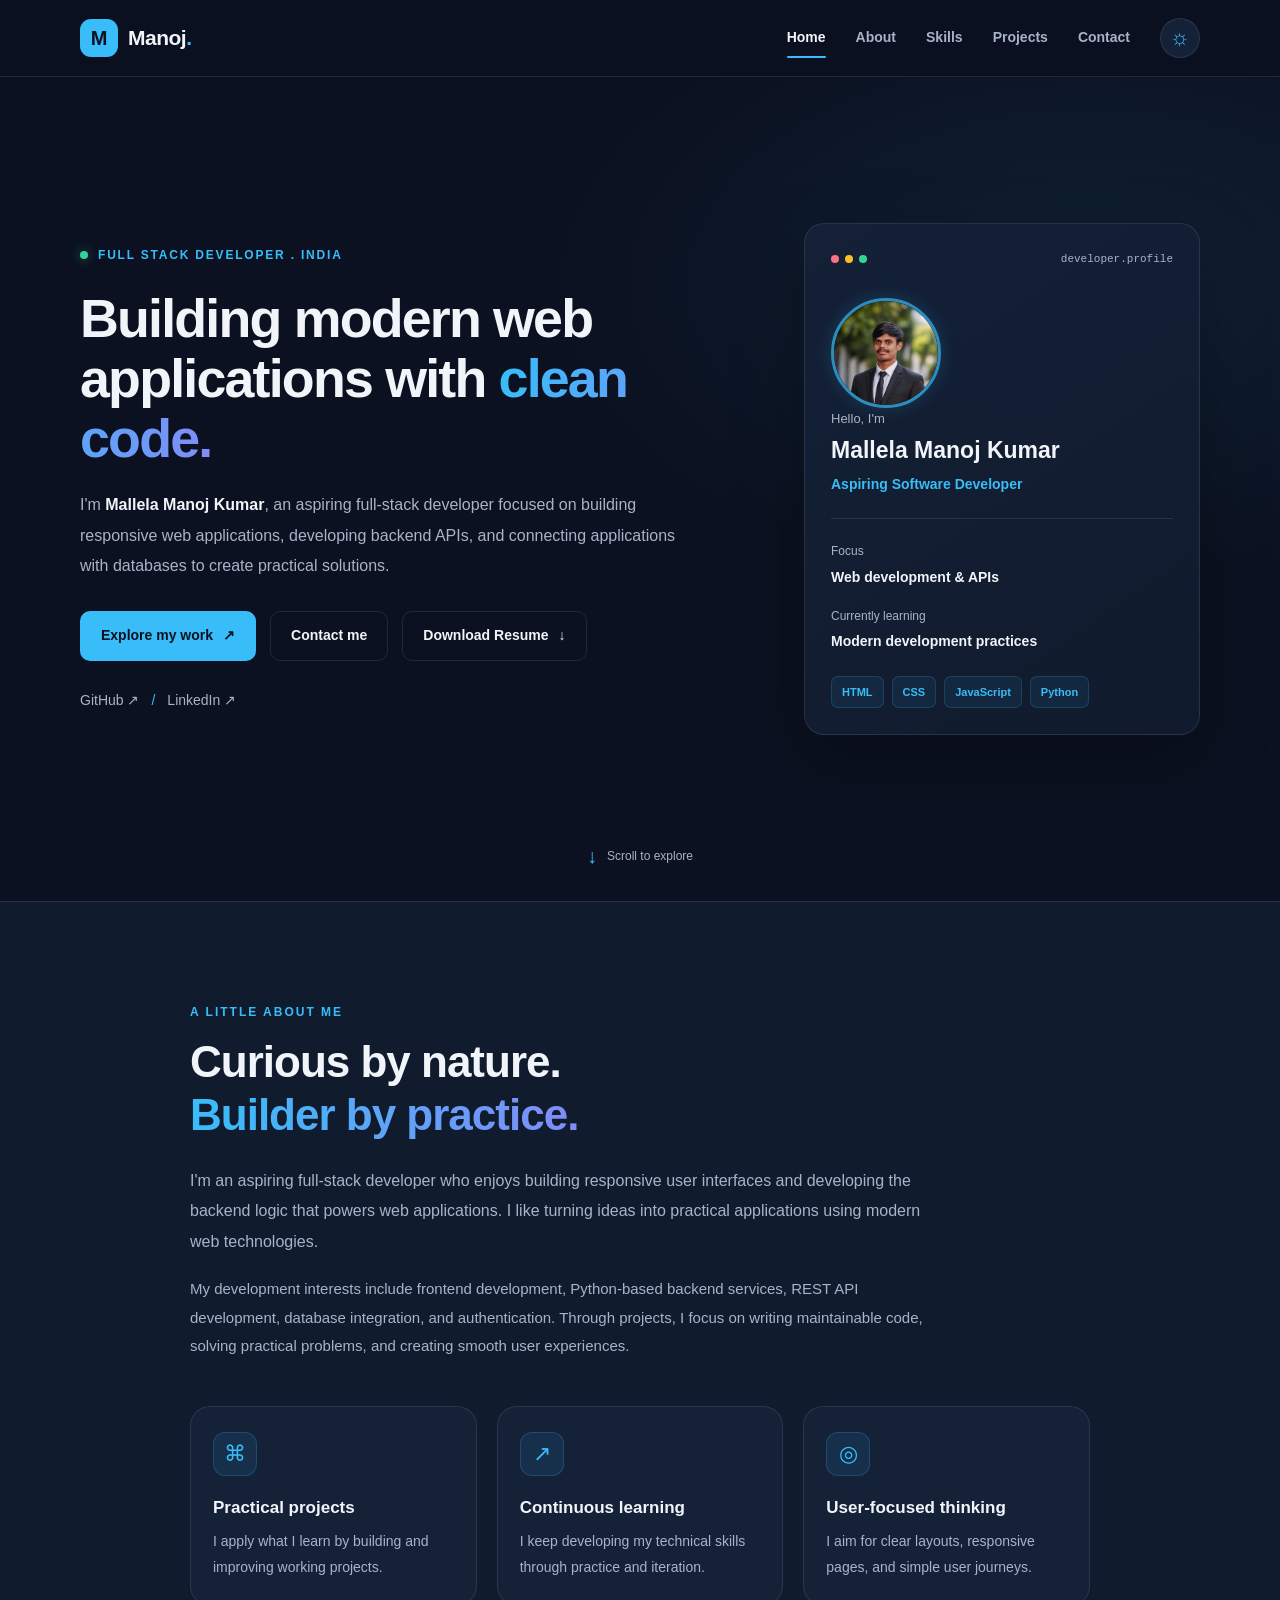
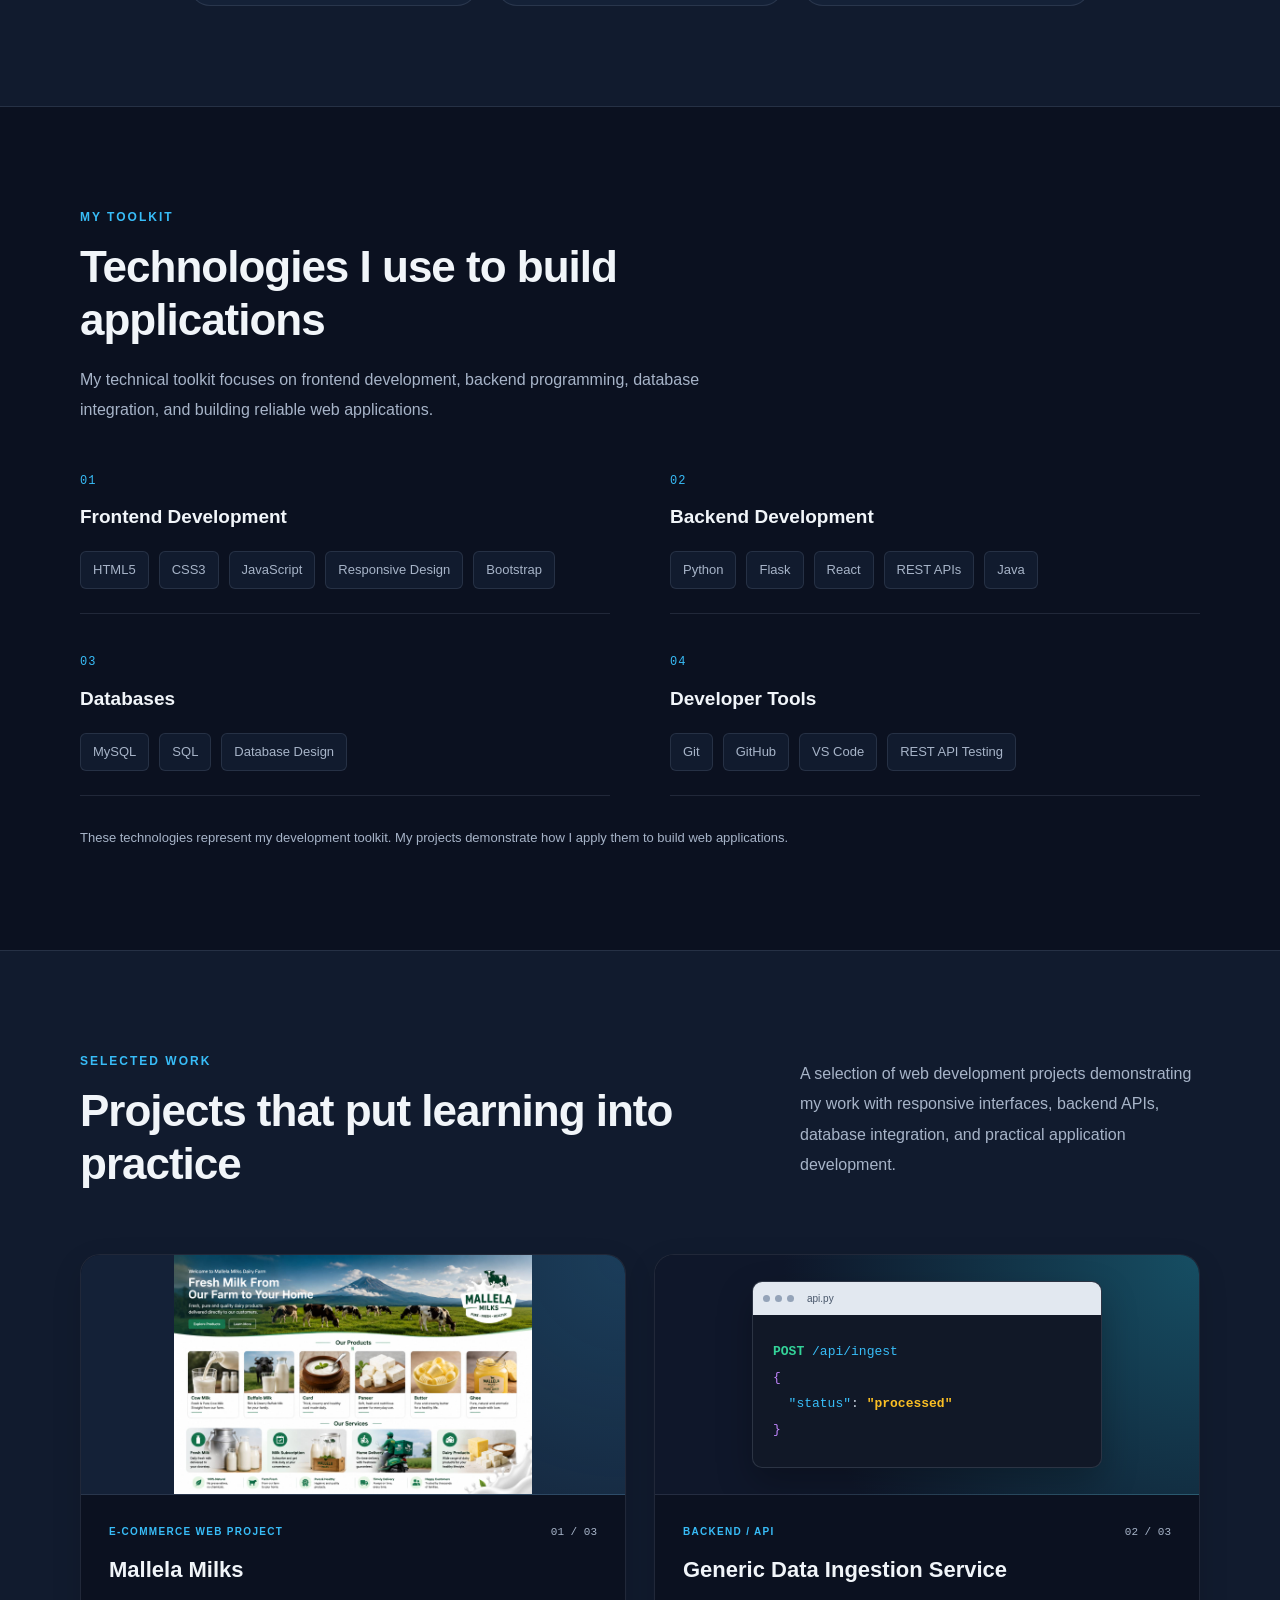
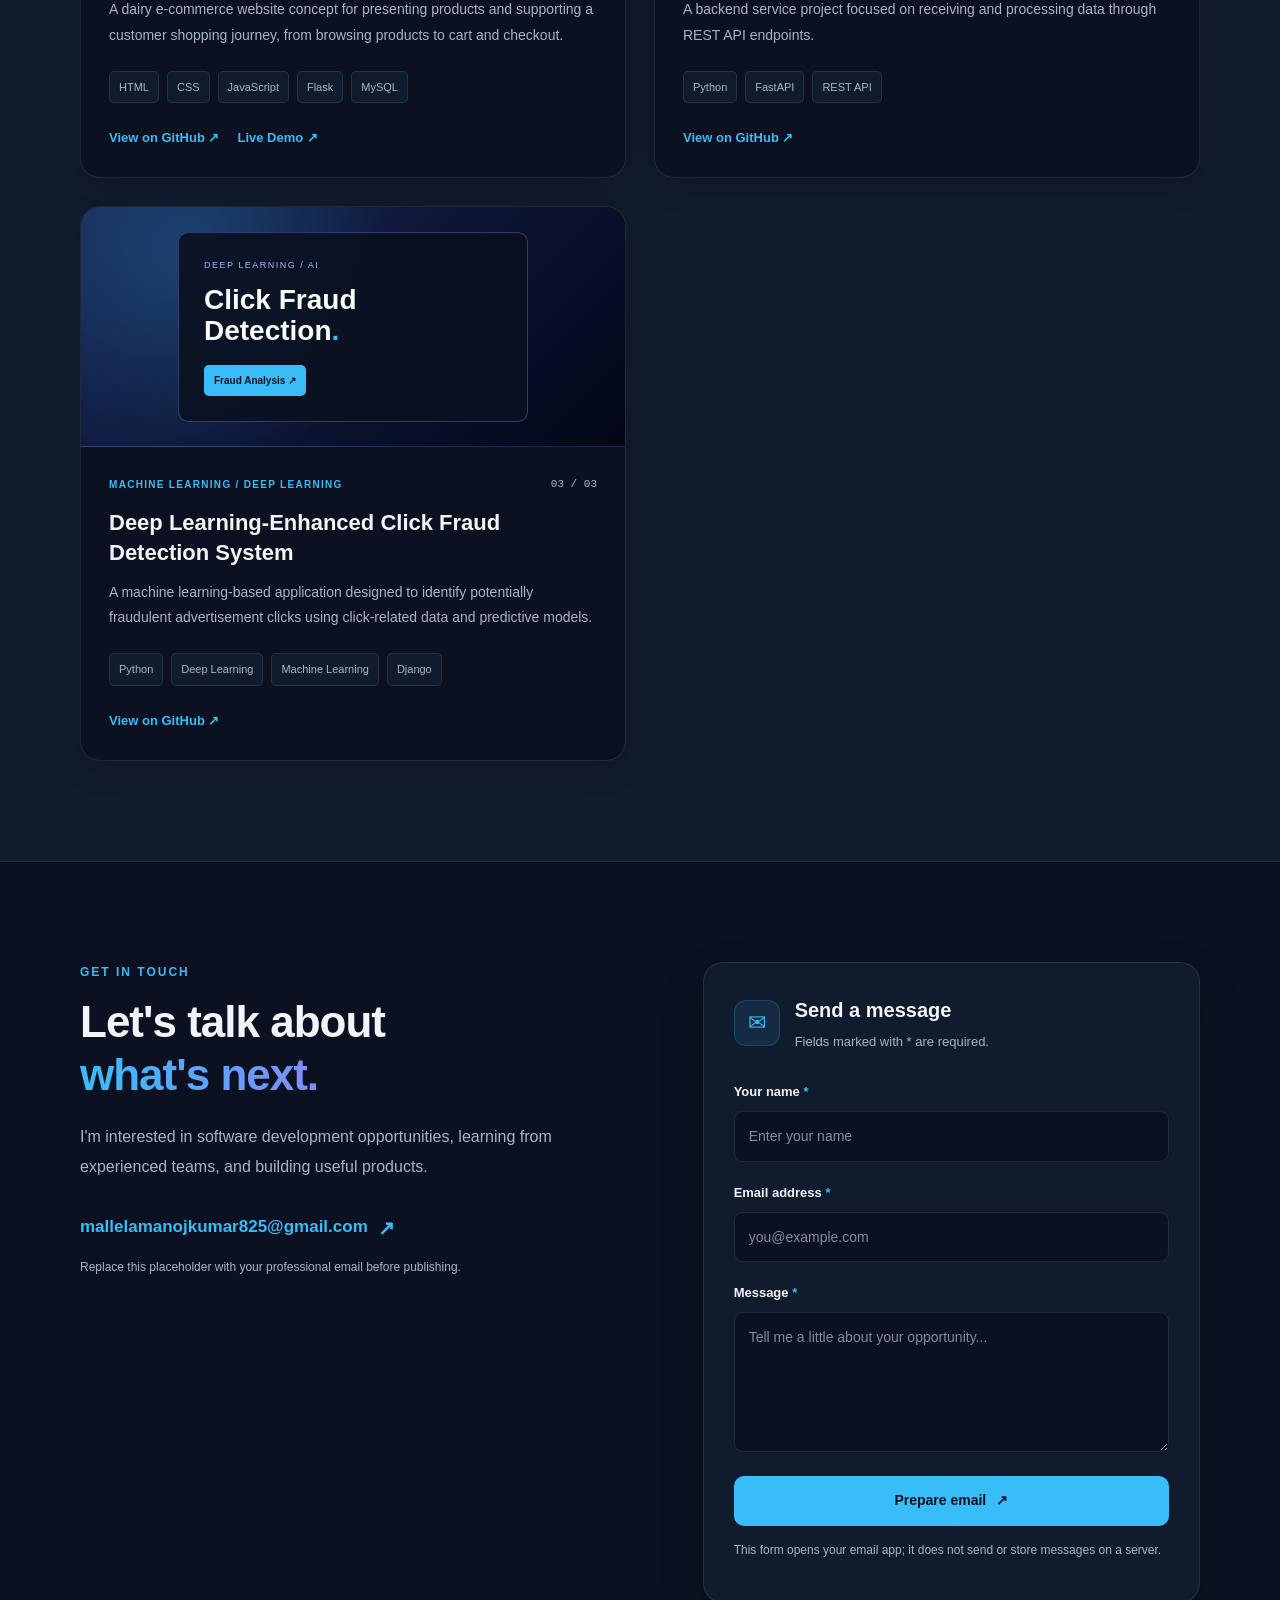
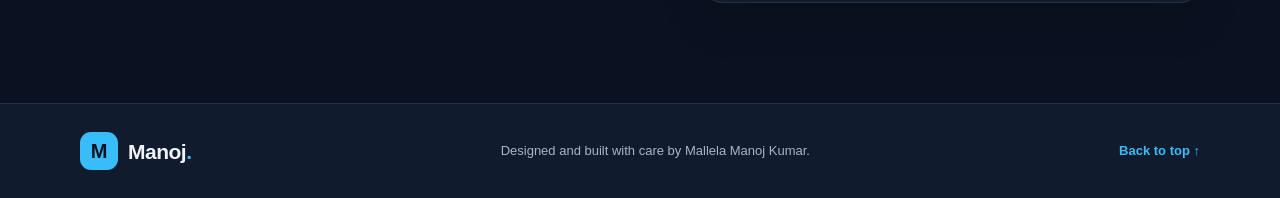
<file: index.html>
<!DOCTYPE html>
<html lang="en">

<head>
    <meta charset="UTF-8">
    <meta name="viewport" content="width=device-width, initial-scale=1.0">
    <meta name="description"
        content="Mallela Manoj Kumar's portfolio showcasing software development skills and projects in web development, APIs, and data analytics.">
    <meta name="author" content="Mallela Manoj Kumar">
    <meta name="theme-color" content="#0b1120">
    <title>Mallela Manoj Kumar | Software Developer</title>

    <link rel="stylesheet" href="manoj.css">
    <script src="manoj.js" defer></script>
</head>

<body>
    <a class="skip-link" href="#main-content">Skip to content</a>

    <header class="site-header">
        <nav class="navbar container" aria-label="Main navigation">
            <a class="brand" href="#home" aria-label="Manoj, home">
                <span class="brand-mark">M</span>
                <span class="brand-name">Manoj<span class="brand-dot">.</span></span>
            </a>

            <button class="menu-toggle" id="menu-toggle" type="button" aria-label="Open navigation menu"
                aria-expanded="false" aria-controls="nav-menu">
                <span></span><span></span><span></span>
            </button>

            <div class="nav-menu" id="nav-menu">
                <a class="nav-link active" href="#home">Home</a>
                <a class="nav-link" href="#about">About</a>
                <a class="nav-link" href="#skills">Skills</a>
                <a class="nav-link" href="#projects">Projects</a>
                <a class="nav-link" href="#contact">Contact</a>
                <button class="theme-toggle" id="theme-toggle" type="button" aria-label="Switch to light theme"
                    title="Toggle theme">☼</button>
            </div>
        </nav>
    </header>

    <main id="main-content">
        <section class="hero section" id="home">
            <div class="container hero-grid">
                <div class="hero-copy">
                    <p class="eyebrow"><span class="status-dot"></span> FULL STACK DEVELOPER . INDIA</p>
                    <h1>
                        Building modern web applications with
                        <span class="text-gradient">clean code.</span>
                    </h1>
                    <p class="hero-description">
                        I'm <strong>Mallela Manoj Kumar</strong>, an aspiring full-stack developer
                        focused on building responsive web applications, developing backend APIs,
                        and connecting applications with databases to create practical solutions.
                    </p>

                    <div class="hero-actions">
                        <a class="button button-primary" href="#projects">Explore my work <span
                                aria-hidden="true">↗</span></a>
                        <a class="button button-secondary" href="#contact">Contact me</a>

                        <a class="button button-secondary" href="Manoj_fullstack_developer_resume.pdf"
                            download="Manoj_fullstack_developer_resume.pdf">
                            Download Resume <span aria-hidden="true">↓</span>
                        </a>
                    </div>

                    <div class="hero-links" aria-label="Professional links">
                        <a href="https://github.com/Manoj8247" target="_blank" rel="noopener noreferrer">GitHub <span
                                aria-hidden="true">↗</span></a>
                        <span class="link-separator" aria-hidden="true">/</span>
                        <!-- Replace the placeholder below with your actual LinkedIn profile URL. -->
                        <a href="https://www.linkedin.com/" target="_blank" rel="noopener noreferrer">LinkedIn <span
                                aria-hidden="true">↗</span></a>
                    </div>
                </div>

                <aside class="hero-card" aria-label="Developer profile summary">
                    <div class="hero-card-top">
                        <span class="window-dot"></span><span class="window-dot"></span><span class="window-dot"></span>
                        <span class="card-caption">developer.profile</span>
                    </div>
                    <div class="avatar">
                        <img src="images/logo.png" alt="Mallela Manoj Kumar">
                    </div>
                    <p class="profile-greeting">Hello, I'm</p>
                    <h2>Mallela Manoj Kumar</h2>
                    <p class="profile-role">Aspiring Software Developer</p>
                    <div class="profile-divider"></div>
                    <div class="profile-detail"><span>Focus</span><strong>Web development & APIs</strong></div>
                    <div class="profile-detail"><span>Currently learning</span><strong>Modern development
                            practices</strong></div>
                    <div class="profile-tags">
                        <span>HTML</span><span>CSS</span><span>JavaScript</span><span>Python</span>
                    </div>
                </aside>
            </div>
            <a class="scroll-cue" href="#about"><span aria-hidden="true">↓</span> Scroll to explore</a>
        </section>

        <section class="section about-section" id="about">
            <div class="container narrow-container">
                <p class="section-kicker">A LITTLE ABOUT ME</p>
                <h2 class="section-title">Curious by nature.<br><span class="text-gradient">Builder by practice.</span>
                </h2>
                <p class="section-intro">
                    I'm an aspiring full-stack developer who enjoys building
                    responsive user interfaces and developing the backend logic
                    that powers web applications. I like turning ideas into
                    practical applications using modern web technologies.
                </p>
                <p class="about-extra">
                    My development interests include frontend development,
                    Python-based backend services, REST API development,
                    database integration, and authentication. Through projects,
                    I focus on writing maintainable code, solving practical
                    problems, and creating smooth user experiences.
                </p>

                <div class="about-highlights">
                    <article class="highlight-card">
                        <span class="highlight-icon" aria-hidden="true">⌘</span>
                        <h3>Practical projects</h3>
                        <p>I apply what I learn by building and improving working projects.</p>
                    </article>
                    <article class="highlight-card">
                        <span class="highlight-icon" aria-hidden="true">↗</span>
                        <h3>Continuous learning</h3>
                        <p>I keep developing my technical skills through practice and iteration.</p>
                    </article>
                    <article class="highlight-card">
                        <span class="highlight-icon" aria-hidden="true">◎</span>
                        <h3>User-focused thinking</h3>
                        <p>I aim for clear layouts, responsive pages, and simple user journeys.</p>
                    </article>
                </div>
            </div>
        </section>

        <section class="section skills-section" id="skills">
            <div class="container">

                <div class="section-heading">
                    <p class="section-kicker">MY TOOLKIT</p>

                    <h2 class="section-title">
                        Technologies I use to build applications
                    </h2>

                    <p class="section-intro">
                        My technical toolkit focuses on frontend development,
                        backend programming, database integration, and
                        building reliable web applications.
                    </p>
                </div>

                <div class="skills-grid">

                    <!-- Frontend Development -->
                    <article class="skill-group">
                        <span class="skill-group-number">01</span>

                        <h3>Frontend Development</h3>

                        <div class="skill-tags">
                            <span>HTML5</span>
                            <span>CSS3</span>
                            <span>JavaScript</span>
                            <span>Responsive Design</span>
                            <span>Bootstrap</span>
                        </div>
                    </article>

                    <!-- Backend Development -->
                    <article class="skill-group">
                        <span class="skill-group-number">02</span>

                        <h3>Backend Development</h3>

                        <div class="skill-tags">
                            <span>Python</span>
                            <span>Flask</span>
                            <span>React</span>
                            <span>REST APIs</span>
                            <span>Java</span>
                        </div>
                    </article>

                    <!-- Databases -->
                    <article class="skill-group">
                        <span class="skill-group-number">03</span>

                        <h3>Databases</h3>

                        <div class="skill-tags">
                            <span>MySQL</span>
                            <span>SQL</span>
                            <span>Database Design</span>
                        </div>
                    </article>

                    <!-- Development Tools -->
                    <article class="skill-group">
                        <span class="skill-group-number">04</span>

                        <h3>Developer Tools</h3>

                        <div class="skill-tags">
                            <span>Git</span>
                            <span>GitHub</span>
                            <span>VS Code</span>
                            <span>REST API Testing</span>
                        </div>
                    </article>

                </div>

                <p class="skills-note">
                    These technologies represent my development toolkit.
                    My projects demonstrate how I apply them to build web applications.
                </p>

            </div>
        </section>

        <section class="section projects-section" id="projects">
            <div class="container">
                <div class="section-heading projects-heading">
                    <div>
                        <p class="section-kicker">SELECTED WORK</p>
                        <h2 class="section-title">Projects that put learning into practice</h2>
                    </div>
                    <p class="section-intro">
                        A selection of web development projects demonstrating my work
                        with responsive interfaces, backend APIs, database integration,
                        and practical application development.
                    </p>
                </div>

                <div class="projects-grid">
                    <article class="project-card project-featured">

                        <div class="project-visual visual-milk">
                            <img src="images/mallela-milks-preview.png"
                                alt="Mallela Milks dairy e-commerce website preview" class="project-image"
                                loading="lazy">
                        </div>
                        <div class="project-body">
                            <div class="project-meta"><span class="project-type">E-COMMERCE WEB PROJECT</span><span
                                    class="project-number">01 / 03</span></div>
                            <h3>Mallela Milks</h3>
                            <p>A dairy e-commerce website concept for presenting products and supporting a customer
                                shopping journey, from browsing products to cart and checkout.</p>
                            <div class="project-tags">
                                <span>HTML</span><span>CSS</span><span>JavaScript</span><span>Flask</span><span>MySQL</span>
                            </div>
                            <div class="project-actions">
                                <a class="project-link" href="https://github.com/Manoj8247/mallela-milks-project.git"
                                    target="_blank" rel="noopener noreferrer">
                                    View on GitHub ↗
                                </a>

                                <a class="project-link" href="https://manoj8247.github.io/mallela-milks-project/"
                                    target="_blank" rel="noopener noreferrer">
                                    Live Demo ↗
                                </a>
                            </div>
                        </div>
                    </article>

                    <article class="project-card">
                        <div class="project-visual visual-api" aria-label="Data ingestion API project illustration">
                            <div class="code-window">
                                <div class="code-window-top"><i></i><i></i><i></i><span>api.py</span></div>
                                <div class="code-lines"><b>POST</b>
                                    <span>/api/ingest</span><br><em>{</em><br>&nbsp;&nbsp;<span>"status"</span>:
                                    <strong>"processed"</strong><br><em>}</em>
                                </div>
                            </div>
                        </div>
                        <div class="project-body">
                            <div class="project-meta"><span class="project-type">BACKEND / API</span><span
                                    class="project-number">02 / 03</span></div>
                            <h3>Generic Data Ingestion Service</h3>
                            <p>A backend service project focused on receiving and processing data through REST API
                                endpoints.</p>
                            <div class="project-tags"><span>Python</span><span>FastAPI</span><span>REST API</span>
                            </div>
                            <div class="project-actions">
                                <a class="project-link" href="https://github.com/Manoj8247/ingestion-service"
                                    target="_blank" rel="noopener noreferrer">View on GitHub <span
                                        aria-hidden="true">↗</span></a>
                            </div>
                        </div>
                    </article>



                    <article class="project-card">
                        <div class="project-visual visual-fraud"
                            aria-label="Click fraud detection project illustration">

                            <div class="portfolio-mock">
                                <span class="portfolio-mock-label">
                                    DEEP LEARNING / AI
                                </span>

                                <strong>
                                    Click Fraud<br>
                                    Detection<span>.</span>
                                </strong>

                                <div class="portfolio-mock-button">
                                    Fraud Analysis ↗
                                </div>
                            </div>

                        </div>

                        <div class="project-body">

                            <div class="project-meta">
                                <span class="project-type">
                                    MACHINE LEARNING / DEEP LEARNING
                                </span>

                                <span class="project-number">03 / 03</span>
                            </div>

                            <h3>Deep Learning-Enhanced Click Fraud Detection System</h3>

                            <p>
                                A machine learning-based application designed to identify
                                potentially fraudulent advertisement clicks using click-related
                                data and predictive models.
                            </p>

                            <div class="project-tags">
                                <span>Python</span>
                                <span>Deep Learning</span>
                                <span>Machine Learning</span>
                                <span>Django</span>
                            </div>

                            <div class="project-actions">
                                <!-- Add your actual GitHub repository URL here. -->
                                <a class="project-link" href="YOUR_CLICK_FRAUD_GITHUB_URL" target="_blank"
                                    rel="noopener noreferrer">
                                    View on GitHub <span aria-hidden="true">↗</span>
                                </a>
                            </div>

                        </div>
                    </article>
                </div>
            </div>
        </section>

        <section class="section contact-section" id="contact">
            <div class="container contact-grid">
                <div class="contact-copy">
                    <p class="section-kicker">GET IN TOUCH</p>
                    <h2 class="section-title">Let's talk about<br><span class="text-gradient">what's next.</span></h2>
                    <p class="section-intro">I'm interested in software development opportunities, learning from
                        experienced teams, and building useful products.</p>
                    <a class="contact-email" href="mailto:your.email@example.com">mallelamanojkumar825@gmail.com <span
                            aria-hidden="true">↗</span></a>
                    <p class="contact-note">Replace this placeholder with your professional email before publishing.</p>
                </div>

                <form class="contact-form" id="contact-form">
                    <div class="form-heading"><span class="form-icon" aria-hidden="true">✉</span>
                        <div>
                            <h3>Send a message</h3>
                            <p>Fields marked with * are required.</p>
                        </div>
                    </div>
                    <div class="form-field">
                        <label for="name">Your name <span>*</span></label>
                        <input type="text" id="name" name="name" placeholder="Enter your name" autocomplete="name"
                            required>
                    </div>
                    <div class="form-field">
                        <label for="email">Email address <span>*</span></label>
                        <input type="email" id="email" name="email" placeholder="you@example.com" autocomplete="email"
                            required>
                    </div>
                    <div class="form-field">
                        <label for="message">Message <span>*</span></label>
                        <textarea id="message" name="message" rows="5"
                            placeholder="Tell me a little about your opportunity..." required></textarea>
                    </div>
                    <button class="button button-primary submit-button" type="submit">Prepare email <span
                            aria-hidden="true">↗</span></button>
                    <p class="form-note">This form opens your email app; it does not send or store messages on a server.
                    </p>
                    <p class="form-status" id="form-status" role="status" aria-live="polite"></p>
                </form>
            </div>
        </section>
    </main>

    <footer class="site-footer">
        <div class="container footer-inner">
            <a class="brand footer-brand" href="#home"><span class="brand-mark">M</span><span
                    class="brand-name">Manoj<span class="brand-dot">.</span></span></a>
            <p>Designed and built with care by Mallela Manoj Kumar.</p>
            <a class="back-to-top" href="#home">Back to top ↑</a>
        </div>
    </footer>
</body>

</html>
</file>
<file: manoj.css>
/* ========================================
   1. GLOBAL STYLES & DESIGN SYSTEM
======================================== */

/* Reset default browser spacing */
* {
    margin: 0;
    padding: 0;
    box-sizing: border-box;
}

/* Smooth scrolling when clicking navigation links */
html {
    scroll-behavior: smooth;
    scroll-padding-top: 90px;
}

/* Website-wide colors and typography */
:root {
    --bg-primary: #0b1120;
    --bg-secondary: #111b2e;
    --bg-card: #142137;

    --text-primary: #f1f5f9;
    --text-secondary: #a7b4c8;

    --accent: #38bdf8;
    --accent-hover: #7dd3fc;

    --border-color: rgba(148, 163, 184, 0.16);

    --container-width: 1120px;
    --section-spacing: 100px;

    --radius-small: 10px;
    --radius-large: 20px;

    --transition: 0.3s ease;
}

/* Base page styles */
body {
    font-family: Arial, Helvetica, sans-serif;
    background-color: var(--bg-primary);
    color: var(--text-primary);
    line-height: 1.7;
    overflow-x: hidden;

    transition:
        background-color var(--transition),
        color var(--transition);
}

/* Consistent container for every section */
.container {
    width: min(100% - 48px, var(--container-width));
    margin-inline: auto;
}

/* Remove default link decoration */
a {
    color: inherit;
    text-decoration: none;
}

/* Make images responsive */
img {
    display: block;
    max-width: 100%;
}

/* Make form elements use the website font */
button,
input,
textarea {
    font: inherit;
}

/* Improve keyboard accessibility */
button,
a {
    -webkit-tap-highlight-color: transparent;
}

a:focus-visible,
button:focus-visible,
input:focus-visible,
textarea:focus-visible {
    outline: 3px solid var(--accent);
    outline-offset: 4px;
}

/* Screen-reader-friendly skip link */
.skip-link {
    position: absolute;
    top: -100px;
    left: 16px;
    z-index: 1000;
    padding: 10px 16px;
    background: var(--accent);
    color: #0b1120;
    border-radius: var(--radius-small);
}

.skip-link:focus {
    top: 16px;
}

/* Text accent used in headings */
.text-gradient {
    background: linear-gradient(90deg,
            var(--accent),
            #818cf8);

    -webkit-background-clip: text;
    background-clip: text;
    color: transparent;
}

/* Shared section spacing */
.section {
    padding-block: var(--section-spacing);
}

/* Responsive adjustments */
@media (max-width: 768px) {
    :root {
        --section-spacing: 72px;
    }

    .container {
        width: min(100% - 32px, var(--container-width));
    }
}

@media (max-width: 480px) {
    :root {
        --section-spacing: 56px;
    }

    .container {
        width: min(100% - 28px, var(--container-width));
    }
}


/* ========================================
   2. NAVBAR & NAVIGATION
======================================== */

.site-header {
    position: sticky;
    top: 0;
    z-index: 100;

    background: rgba(11, 17, 32, 0.88);
    backdrop-filter: blur(16px);
    -webkit-backdrop-filter: blur(16px);

    border-bottom: 1px solid var(--border-color);
}

.navbar {
    min-height: 76px;

    display: flex;
    align-items: center;
    justify-content: space-between;

    gap: 24px;
}

/* Brand logo */

.brand {
    display: inline-flex;
    align-items: center;
    gap: 10px;

    flex-shrink: 0;
}

.brand-mark {
    width: 38px;
    height: 38px;

    display: grid;
    place-items: center;

    background: var(--accent);
    color: #0b1120;

    border-radius: 11px;

    font-size: 20px;
    font-weight: 800;
}

.brand-name {
    color: var(--text-primary);
    font-size: 21px;
    font-weight: 750;
    letter-spacing: -0.5px;
}

.brand-dot {
    color: var(--accent);
}

/* Desktop navigation */

.nav-menu {
    display: flex;
    align-items: center;
    gap: 30px;
}

.nav-link {
    position: relative;

    color: var(--text-secondary);
    font-size: 14px;
    font-weight: 600;

    transition: color var(--transition);
}

.nav-link:hover,
.nav-link.active {
    color: var(--text-primary);
}

.nav-link::after {
    content: "";
    position: absolute;

    left: 0;
    bottom: -8px;

    width: 0;
    height: 2px;

    background: var(--accent);
    border-radius: 2px;

    transition: width var(--transition);
}

.nav-link:hover::after,
.nav-link.active::after {
    width: 100%;
}

/* Theme toggle button */

.theme-toggle {
    width: 40px;
    height: 40px;

    display: grid;
    place-items: center;

    background: var(--bg-card);
    color: var(--accent);

    border: 1px solid var(--border-color);
    border-radius: 50%;

    font-size: 22px;
    cursor: pointer;

    transition:
        background var(--transition),
        transform var(--transition);
}

.theme-toggle:hover {
    background: var(--bg-secondary);
    transform: rotate(15deg);
}

/* Mobile menu button */

.menu-toggle {
    display: none;

    width: 42px;
    height: 42px;

    align-items: center;
    justify-content: center;
    flex-direction: column;
    gap: 5px;

    background: var(--bg-card);
    border: 1px solid var(--border-color);
    border-radius: 10px;

    cursor: pointer;
}

.menu-toggle span {
    display: block;

    width: 19px;
    height: 2px;

    background: var(--text-primary);
    border-radius: 2px;

    transition:
        transform var(--transition),
        opacity var(--transition);
}

/* Tablet and mobile navigation */

@media (max-width: 768px) {
    .navbar {
        min-height: 68px;
    }

    .menu-toggle {
        display: flex;
    }

    .nav-menu {
        position: absolute;

        top: calc(100% + 1px);
        left: 0;
        right: 0;

        display: flex;
        flex-direction: column;
        align-items: stretch;
        gap: 0;

        padding: 12px 20px 20px;

        background: var(--bg-secondary);
        border-bottom: 1px solid var(--border-color);

        opacity: 0;
        visibility: hidden;
        pointer-events: none;

        transform: translateY(-8px);

        transition:
            opacity var(--transition),
            transform var(--transition),
            visibility var(--transition);
    }

    .nav-menu.is-open {
        opacity: 1;
        visibility: visible;
        pointer-events: auto;
        transform: translateY(0);
    }

    .nav-link {
        padding: 13px 4px;
        border-bottom: 1px solid var(--border-color);
    }

    .nav-link::after {
        display: none;
    }

    .theme-toggle {
        margin-top: 14px;
        align-self: flex-start;
    }
}


/* ========================================
   3. HERO SECTION
======================================== */

.hero {
    position: relative;
    min-height: calc(100vh - 76px);
    min-height: calc(100svh - 76px);

    display: flex;
    align-items: center;

    padding-block: 80px 100px;

    background:
        radial-gradient(ellipse at 85% 25%,
            rgba(56, 189, 248, 0.09),
            transparent 35%),
        var(--bg-primary);
}

/* Two-column desktop layout */

.hero-grid {
    display: grid;
    grid-template-columns: minmax(0, 1.25fr) minmax(280px, 0.75fr);
    align-items: center;
    gap: 64px;
}

/* Left-side introduction */

.hero-copy {
    min-width: 0;
}

.eyebrow {
    display: flex;
    align-items: center;
    gap: 10px;

    margin-bottom: 22px;

    color: var(--accent);
    font-size: 12px;
    font-weight: 700;
    letter-spacing: 1.8px;
}

.status-dot {
    width: 8px;
    height: 8px;

    flex-shrink: 0;

    background: #34d399;
    border-radius: 50%;

    box-shadow: 0 0 12px rgba(52, 211, 153, 0.5);
}

.hero-copy h1 {
    max-width: 700px;
    margin-bottom: 22px;

    color: var(--text-primary);
    font-size: clamp(36px, 4.2vw, 58px);
    font-weight: 800;
    line-height: 1.12;
    letter-spacing: -1.8px;
}

.hero-description {
    max-width: 600px;
    margin-bottom: 30px;

    color: var(--text-secondary);
    font-size: 16px;
    line-height: 1.9;
}

.hero-description strong {
    color: var(--text-primary);
}

/* Call-to-action buttons */

.hero-actions {
    display: flex;
    align-items: center;
    flex-wrap: wrap;
    gap: 14px;

    margin-bottom: 28px;
}

.button {
    min-height: 48px;
    padding: 12px 20px;

    display: inline-flex;
    align-items: center;
    justify-content: center;
    gap: 10px;

    border: 1px solid transparent;
    border-radius: 10px;

    font-size: 14px;
    font-weight: 700;
    text-align: center;

    cursor: pointer;

    transition:
        transform var(--transition),
        background var(--transition),
        border-color var(--transition);
}

.button:hover {
    transform: translateY(-3px);
}

.button-primary {
    background: var(--accent);
    color: #0b1120;
}

.button-primary:hover {
    background: var(--accent-hover);
}

.button-secondary {
    background: transparent;
    color: var(--text-primary);
    border-color: var(--border-color);
}

.button-secondary:hover {
    background: var(--bg-card);
    border-color: var(--accent);
}

/* GitHub and LinkedIn links */

.hero-links {
    display: flex;
    align-items: center;
    flex-wrap: wrap;
    gap: 12px;

    color: var(--text-secondary);
    font-size: 14px;
}

.hero-links a {
    transition: color var(--transition);
}

.hero-links a:hover {
    color: var(--accent);
}

.link-separator {
    color: var(--accent);
}

/* Right-side profile card */

.hero-card {
    min-width: 0;
    padding: 26px;

    background:
        linear-gradient(145deg,
            rgba(20, 33, 55, 0.98),
            rgba(17, 27, 46, 0.98));

    border: 1px solid var(--border-color);
    border-radius: var(--radius-large);

    box-shadow: 0 24px 70px rgba(0, 0, 0, 0.25);

    transition:
        transform var(--transition),
        border-color var(--transition);
}

.hero-card:hover {
    transform: translateY(-5px);
    border-color: rgba(56, 189, 248, 0.4);
}

/* Small decorative window bar */

.hero-card-top {
    display: flex;
    align-items: center;
    gap: 6px;

    margin-bottom: 30px;
}

.window-dot {
    width: 8px;
    height: 8px;

    background: #64748b;
    border-radius: 50%;
}

.window-dot:first-child {
    background: #fb7185;
}

.window-dot:nth-child(2) {
    background: #fbbf24;
}

.window-dot:nth-child(3) {
    background: #34d399;
}

.card-caption {
    margin-left: auto;

    color: var(--text-secondary);
    font-family: monospace;
    font-size: 11px;
}

/* Initials avatar */

.avatar {
    width: 110px;
    height: 110px;
    border-radius: 50%;
    overflow: hidden;
    border: 3px solid rgba(56, 189, 248, 0.7);
    box-shadow: 0 0 18px rgba(56, 189, 248, 0.18);
}

.avatar img {
    width: 100%;
    height: 100%;
    object-fit: cover;
    object-position: center 25%;
    border-radius: 50%;
    display: block;
}

/* Profile information */

.profile-greeting {
    margin-bottom: 4px;

    color: var(--text-secondary);
    font-size: 13px;
}

.hero-card h2 {
    margin-bottom: 6px;

    color: var(--text-primary);
    font-size: 23px;
    line-height: 1.4;
}

.profile-role {
    color: var(--accent);
    font-size: 14px;
    font-weight: 600;
}

.profile-divider {
    height: 1px;
    margin-block: 22px;

    background: var(--border-color);
}

.profile-detail {
    display: flex;
    flex-direction: column;
    gap: 4px;

    margin-bottom: 16px;
}

.profile-detail span {
    color: var(--text-secondary);
    font-size: 12px;
}

.profile-detail strong {
    color: var(--text-primary);
    font-size: 14px;
    font-weight: 600;
}

/* Technology tags inside profile card */

.profile-tags {
    display: flex;
    flex-wrap: wrap;
    gap: 8px;

    margin-top: 22px;
}

.profile-tags span {
    padding: 6px 10px;

    background: rgba(56, 189, 248, 0.08);
    color: var(--accent);

    border: 1px solid rgba(56, 189, 248, 0.18);
    border-radius: 7px;

    font-size: 11px;
    font-weight: 600;
}

/* Scroll cue */

.scroll-cue {
    position: absolute;
    bottom: 28px;
    left: 50%;

    display: inline-flex;
    align-items: center;
    gap: 10px;

    color: var(--text-secondary);
    font-size: 12px;

    transform: translateX(-50%);
    transition: color var(--transition);
}

.scroll-cue span {
    color: var(--accent);
    font-size: 20px;
}

.scroll-cue:hover {
    color: var(--text-primary);
}

/* Tablet layout */

@media (max-width: 900px) {
    .hero-grid {
        grid-template-columns: minmax(0, 1fr) minmax(250px, 0.8fr);
        gap: 32px;
    }

    .hero-copy h1 {
        font-size: clamp(34px, 5vw, 46px);
        letter-spacing: -1px;
    }

    .hero-card {
        padding: 22px;
    }
}

/* Mobile layout */

@media (max-width: 768px) {
    .hero {
        min-height: auto;
        padding-block: 64px 90px;
    }

    .hero-grid {
        grid-template-columns: 1fr;
        gap: 38px;
    }

    .hero-copy h1 {
        max-width: 560px;
        font-size: clamp(36px, 8vw, 48px);
    }

    .hero-description {
        font-size: 15px;
    }

    .hero-card {
        width: 100%;
        max-width: 480px;
        margin-inline: auto;
    }
}

/* Small phones */

@media (max-width: 480px) {
    .hero {
        padding-top: 48px;
    }

    .eyebrow {
        font-size: 10px;
        letter-spacing: 1.2px;
    }

    .hero-copy h1 {
        font-size: 36px;
    }

    .hero-actions {
        align-items: stretch;
        flex-direction: column;
    }

    .hero-actions .button {
        width: 100%;
    }

    .hero-card {
        padding: 20px;
    }

    .scroll-cue {
        bottom: 24px;
        white-space: nowrap;
    }
}

/* ========================================
   4. ABOUT SECTION
======================================== */

.about-section {
    position: relative;
    background: var(--bg-secondary);
    border-top: 1px solid var(--border-color);
    border-bottom: 1px solid var(--border-color);
}

/* About content width */

.narrow-container {
    max-width: 900px;
}

/* Small section label */

.section-kicker {
    margin-bottom: 14px;

    color: var(--accent);
    font-size: 12px;
    font-weight: 700;
    letter-spacing: 2px;
}

/* Main section heading */

.section-title {
    margin-bottom: 24px;

    color: var(--text-primary);
    font-size: clamp(30px, 4vw, 44px);
    font-weight: 800;
    line-height: 1.2;
    letter-spacing: -1px;
}

/* Main introduction */

.section-intro {
    max-width: 760px;
    color: var(--text-secondary);
    font-size: 16px;
    line-height: 1.9;
}

/* Additional About Me paragraph */

.about-extra {
    max-width: 760px;
    margin-top: 18px;

    color: var(--text-secondary);
    font-size: 15px;
    line-height: 1.9;
}

/* Highlight cards container */

.about-highlights {
    display: grid;
    grid-template-columns: repeat(3, minmax(0, 1fr));
    gap: 20px;

    margin-top: 45px;
}

/* Individual highlight card */

.highlight-card {
    padding: 25px 22px;

    background: var(--bg-card);
    border: 1px solid var(--border-color);
    border-radius: var(--radius-large);

    transition:
        transform var(--transition),
        border-color var(--transition),
        box-shadow var(--transition);
}

/* Card hover effect */

.highlight-card:hover {
    transform: translateY(-5px);

    border-color: rgba(56, 189, 248, 0.45);

    box-shadow: 0 15px 35px rgba(0, 0, 0, 0.18);
}

/* Highlight icon */

.highlight-icon {
    width: 44px;
    height: 44px;

    display: grid;
    place-items: center;

    margin-bottom: 20px;

    background: rgba(56, 189, 248, 0.1);
    color: var(--accent);

    border: 1px solid rgba(56, 189, 248, 0.2);
    border-radius: 12px;

    font-size: 22px;
}

/* Highlight card heading */

.highlight-card h3 {
    margin-bottom: 10px;

    color: var(--text-primary);
    font-size: 17px;
    font-weight: 700;
    line-height: 1.4;
}

/* Highlight card description */

.highlight-card p {
    color: var(--text-secondary);
    font-size: 14px;
    line-height: 1.8;
}

/* Tablet */

@media (max-width: 900px) {
    .about-highlights {
        grid-template-columns: repeat(2, minmax(0, 1fr));
    }

    .highlight-card:last-child {
        grid-column: 1 / -1;
    }
}

/* Mobile */

@media (max-width: 600px) {
    .section-title {
        font-size: 32px;
        letter-spacing: -0.5px;
    }

    .section-intro {
        font-size: 15px;
    }

    .about-extra {
        font-size: 14px;
    }

    .about-highlights {
        grid-template-columns: 1fr;
        gap: 15px;
        margin-top: 32px;
    }

    .highlight-card:last-child {
        grid-column: auto;
    }

    .highlight-card {
        padding: 22px;
    }
}

/* ========================================
   5. SKILLS SECTION - MINIMAL DESIGN
======================================== */

.skills-section {
    background: var(--bg-primary);
}

.section-heading {
    max-width: 760px;
    margin-bottom: 45px;
}

.section-heading .section-title {
    margin-bottom: 18px;
}

.section-heading .section-intro {
    max-width: 680px;
}

/* Skills layout */

.skills-grid {
    display: grid;
    grid-template-columns: repeat(2, minmax(0, 1fr));
    column-gap: 60px;
    row-gap: 38px;
}

/* Individual skill category */

.skill-group {
    padding: 0 0 24px;
    background: transparent;
    border: none;
    border-bottom: 1px solid var(--border-color);
    border-radius: 0;
    transition: border-color var(--transition);
}

.skill-group:hover {
    transform: none;
    box-shadow: none;
    border-color: rgba(56, 189, 248, 0.5);
}

/* Category number */

.skill-group-number {
    display: block;
    margin-bottom: 10px;

    color: var(--accent);
    font-family: monospace;
    font-size: 12px;
    letter-spacing: 1px;
}

/* Category heading */

.skill-group h3 {
    margin-bottom: 18px;

    color: var(--text-primary);
    font-size: 19px;
    font-weight: 700;
}

/* Technology tags */

.skill-tags {
    display: flex;
    flex-wrap: wrap;
    gap: 10px;
}

.skill-tags span {
    padding: 7px 12px;

    background: var(--bg-secondary);
    color: var(--text-secondary);

    border: 1px solid var(--border-color);
    border-radius: 6px;

    font-size: 13px;

    transition:
        color var(--transition),
        border-color var(--transition);
}

.skill-tags span:hover {
    color: var(--accent);
    border-color: var(--accent);
}

/* Supporting note */

.skills-note {
    margin-top: 30px;

    color: var(--text-secondary);
    font-size: 13px;
    line-height: 1.8;
}

/* Tablet */

@media (max-width: 768px) {
    .skills-grid {
        column-gap: 30px;
        row-gap: 30px;
    }
}

/* Mobile */

@media (max-width: 520px) {
    .skills-grid {
        grid-template-columns: 1fr;
        row-gap: 28px;
    }

    .section-heading {
        margin-bottom: 32px;
    }

    .skill-group h3 {
        font-size: 18px;
    }
}


/* ========================================
   6. PROJECTS SECTION
======================================== */

.projects-section {
    width: 100%;
    background: var(--bg-secondary);
    border-top: 1px solid var(--border-color);
}

/* Projects heading */

.projects-heading {
    width: 100%;
    max-width: none;
    display: flex;
    align-items: flex-end;
    justify-content: space-between;
    gap: 40px;
}

.projects-heading>div {
    flex: 1;
    min-width: 0;
}

.projects-heading .section-title {
    max-width: 620px;
}

.projects-heading .section-intro {
    flex: 1;
    max-width: 400px;
    margin-bottom: 28px;
}

/* Projects grid */

.projects-grid {
    display: grid;
    grid-template-columns: repeat(2, minmax(0, 1fr));
    gap: 28px;

    width: 100%;
    max-width: 1120px;
    margin: 0 auto;
    align-items: stretch;
}

/* Individual project cards */

.project-card {
    min-width: 0;
    overflow: hidden;

    display: flex;
    flex-direction: column;

    background: var(--bg-primary);
    border: 1px solid var(--border-color);
    border-radius: var(--radius-large);

    box-shadow: 0 10px 30px rgba(0, 0, 0, 0.12);

    transition:
        transform var(--transition),
        border-color var(--transition),
        box-shadow var(--transition);
}

/* Same shadow and hover effect on every card */

.project-card:hover {
    transform: translateY(-5px);

    border-color: rgba(56, 189, 248, 0.45);

    box-shadow: 0 18px 40px rgba(0, 0, 0, 0.2);
}

/* ========================================
   PROJECT IMAGE AREA
======================================== */

.project-visual {
    position: relative;

    width: 100%;
    height: 240px;
    padding: 0;

    display: flex;
    align-items: center;
    justify-content: center;

    overflow: hidden;

    background: var(--bg-card);
    border-bottom: 1px solid var(--border-color);
}

/* Mallela Milks image */

.visual-milk {
    background:
        radial-gradient(circle at top right,
            rgba(56, 189, 248, 0.18),
            transparent 65%),
        var(--bg-card);
}

.project-image {
    display: block;

    width: 100%;
    height: 100%;

    object-fit: contain;
    object-position: center;

    transition: transform var(--transition);
}

/* Image zooms slightly when hovering */

.project-card:hover .project-image {
    transform: scale(1.03);
}

/* ========================================
   BROWSER MOCKUP
   Retained for other project visuals
======================================== */

.visual-browser {
    width: 100%;
    max-width: 380px;

    overflow: hidden;

    background: #f8fafc;
    border-radius: 10px;

    box-shadow: 0 15px 35px rgba(0, 0, 0, 0.25);

    transform: rotate(-2deg);

    transition: transform var(--transition);
}

.project-card:hover .visual-browser {
    transform: rotate(0deg) scale(1.02);
}

.visual-browser-bar,
.code-window-top {
    min-height: 30px;
    padding: 8px 10px;

    display: flex;
    align-items: center;
    gap: 5px;

    background: #e2e8f0;
}

.visual-browser-bar i,
.code-window-top i {
    width: 7px;
    height: 7px;

    display: block;

    border-radius: 50%;
    background: #94a3b8;
}

.visual-browser-bar span,
.code-window-top span {
    margin-left: 8px;

    color: #475569;
    font-size: 10px;
}

/* ========================================
   MALLELA MILKS MOCKUP
   Retained if used elsewhere in HTML
======================================== */

.milk-visual-content {
    min-height: 155px;
    padding: 20px;

    position: relative;
    overflow: hidden;

    background: linear-gradient(135deg, #ecfeff, #cffafe);
    color: #164e63;
}

.milk-label {
    font-size: 8px;
    font-weight: 800;
    letter-spacing: 1.5px;
}

.milk-visual-content strong {
    display: block;

    margin-top: 10px;

    font-size: 27px;
    line-height: 1.05;
}

.milk-bottles {
    position: absolute;
    right: 20px;
    bottom: 18px;

    display: flex;
    align-items: flex-end;
    gap: 7px;
}

.milk-bottles span {
    width: 24px;
    height: 55px;

    display: block;

    background: linear-gradient(90deg,
            #e0f2fe,
            #ffffff,
            #bae6fd);

    border: 2px solid #7dd3fc;
    border-radius: 7px 7px 5px 5px;
}

.milk-bottles span::before {
    content: "";

    display: block;

    width: 10px;
    height: 8px;

    margin: -9px auto 0;

    background: #0891b2;
    border-radius: 3px 3px 0 0;
}

.milk-bottles span:nth-child(2) {
    height: 70px;
}

/* ========================================
   API PROJECT VISUAL
======================================== */

.visual-api {
    background: radial-gradient(circle at top right,
            #164e63,
            #0f172a 70%);
}

.code-window {
    width: 100%;
    max-width: 350px;

    overflow: hidden;

    background: #111827;

    border: 1px solid rgba(148, 163, 184, 0.2);
    border-radius: 10px;

    box-shadow: 0 15px 35px rgba(0, 0, 0, 0.25);
}

.code-lines {
    padding: 24px 20px;

    color: #cbd5e1;

    font-family: monospace;
    font-size: 13px;
    line-height: 2;

    overflow-wrap: anywhere;
}

.code-lines b {
    color: #34d399;
}

.code-lines span {
    color: #38bdf8;
}

.code-lines strong {
    color: #fbbf24;
}

.code-lines em {
    color: #c084fc;
    font-style: normal;
}

/* ========================================
   PORTFOLIO PROJECT VISUAL
======================================== */

.visual-portfolio {
    background: radial-gradient(circle at top left,
            #312e81,
            #0f172a 70%);
}

.portfolio-mock {
    width: 100%;
    max-width: 350px;
    padding: 25px;

    background: rgba(11, 17, 32, 0.9);

    border: 1px solid rgba(129, 140, 248, 0.35);
    border-radius: 10px;
}

.portfolio-mock-label {
    display: block;

    margin-bottom: 12px;

    color: #a5b4fc;

    font-size: 9px;
    letter-spacing: 1.5px;
}

.portfolio-mock strong {
    display: block;

    color: #f8fafc;

    font-size: 28px;
    line-height: 1.1;
}

.portfolio-mock strong span {
    color: #38bdf8;
}

.portfolio-mock-button {
    display: inline-block;

    margin-top: 18px;
    padding: 7px 10px;

    background: #38bdf8;
    color: #0b1120;

    border-radius: 5px;

    font-size: 10px;
    font-weight: 700;
}

.visual-fraud {
    background:
        radial-gradient(circle at 20% 20%, rgba(56, 189, 248, 0.22), transparent 45%),
        linear-gradient(135deg, #172554, #020617);
}

/* ========================================
   PROJECT TEXT CONTENT
======================================== */

.project-body {
    flex: 1;

    display: flex;
    flex-direction: column;
    align-items: flex-start;

    padding: 28px;
}

.project-meta {
    width: 100%;

    margin-bottom: 14px;

    display: flex;
    align-items: center;
    justify-content: space-between;
    gap: 12px;
}

.project-type {
    color: var(--accent);

    font-size: 10px;
    font-weight: 800;
    letter-spacing: 1.3px;
}

.project-number {
    color: var(--text-secondary);

    font-family: monospace;
    font-size: 11px;

    flex-shrink: 0;
}

.project-body h3 {
    margin-bottom: 12px;

    color: var(--text-primary);

    font-size: 22px;
    line-height: 1.35;
}

.project-body>p {
    margin-bottom: 22px;

    color: var(--text-secondary);

    font-size: 14px;
    line-height: 1.85;
}

/* ========================================
   TECHNOLOGY TAGS
======================================== */

.project-tags {
    display: flex;
    flex-wrap: wrap;
    gap: 8px;

    margin-top: auto;
    margin-bottom: 24px;
}

.project-tags span {
    padding: 6px 9px;

    background: var(--bg-secondary);
    color: var(--text-secondary);

    border: 1px solid var(--border-color);
    border-radius: 5px;

    font-size: 11px;
}

/* ========================================
   PROJECT LINKS
======================================== */

.project-actions {
    width: 100%;

    display: flex;
    flex-wrap: wrap;
    gap: 18px;
}

.project-link {
    color: var(--accent);

    font-size: 13px;
    font-weight: 700;

    text-decoration: none;

    transition: color var(--transition);
}

.project-link:hover {
    color: var(--accent-hover);
}

.pending-link {
    color: var(--text-secondary);

    font-weight: 500;
    cursor: default;
}

/* ========================================
   TABLET RESPONSIVENESS
======================================== */

@media (max-width: 900px) {

    .projects-heading {
        display: block;
    }

    .projects-heading .section-intro {
        max-width: 600px;
        margin-bottom: 0;
    }

    .projects-grid {
        gap: 20px;
    }

    .project-visual {
        height: 210px;
    }

    .project-body {
        padding: 22px;
    }

}

/* ========================================
   MOBILE RESPONSIVENESS
======================================== */

@media (max-width: 600px) {

    .projects-heading {
        gap: 20px;
    }

    .projects-heading .section-title {
        font-size: clamp(30px, 8vw, 42px);
    }

    .projects-heading .section-intro {
        margin-top: 16px;
    }

    .projects-grid {
        grid-template-columns: minmax(0, 1fr);
        gap: 24px;

        width: 100%;
    }

    .project-card {
        width: 100%;
    }

    .project-visual {
        height: 200px;
    }

    .project-image {
        object-fit: contain;
    }

    .project-body {
        padding: 22px;
    }

    .project-body h3 {
        font-size: 20px;
    }

    .project-body>p {
        font-size: 14px;
    }

    .project-meta {
        gap: 8px;
    }

    .project-type {
        font-size: 9px;
        letter-spacing: 1px;
    }

    .project-actions {
        gap: 14px;
    }

}

/* ========================================
   REDUCED MOTION ACCESSIBILITY
======================================== */

@media (prefers-reduced-motion: reduce) {

    .project-card,
    .project-image,
    .visual-browser,
    .project-link {
        transition: none;
    }

    .project-card:hover {
        transform: none;
    }

    .project-card:hover .project-image {
        transform: none;
    }

}

/* ========================================
   7. CONTACT SECTION
======================================== */

.contact-section {
    background: var(--bg-primary);
    border-top: 1px solid var(--border-color);
}

.contact-grid {
    display: grid;
    grid-template-columns: minmax(0, 1fr) minmax(0, 0.9fr);
    align-items: start;
    gap: 70px;
}

/* Contact introduction */

.contact-copy {
    min-width: 0;
}

.contact-copy .section-title {
    margin-bottom: 20px;
}

.contact-copy .section-intro {
    margin-bottom: 28px;
}

/* Email link */

.contact-email {
    display: inline-flex;
    align-items: center;
    flex-wrap: wrap;
    gap: 10px;

    color: var(--accent);
    font-size: 17px;
    font-weight: 700;

    overflow-wrap: anywhere;

    transition: color var(--transition);
}

.contact-email:hover {
    color: var(--accent-hover);
}

.contact-email span {
    font-size: 20px;
}

.contact-note {
    margin-top: 12px;

    color: var(--text-secondary);
    font-size: 12px;
    line-height: 1.7;
}

/* Contact form card */

.contact-form {
    min-width: 0;
    padding: 30px;

    background: var(--bg-secondary);
    border: 1px solid var(--border-color);
    border-radius: var(--radius-large);

    box-shadow: 0 18px 45px rgba(0, 0, 0, 0.16);

    transition:
        border-color var(--transition),
        box-shadow var(--transition);
}

.contact-form:focus-within {
    border-color: rgba(56, 189, 248, 0.4);
}

/* Form heading */

.form-heading {
    display: flex;
    align-items: center;
    gap: 15px;

    margin-bottom: 28px;
}

.form-icon {
    width: 46px;
    height: 46px;
    flex-shrink: 0;

    display: grid;
    place-items: center;

    background: rgba(56, 189, 248, 0.1);
    color: var(--accent);

    border: 1px solid rgba(56, 189, 248, 0.2);
    border-radius: 12px;

    font-size: 22px;
}

.form-heading h3 {
    margin-bottom: 4px;

    color: var(--text-primary);
    font-size: 20px;
}

.form-heading p {
    color: var(--text-secondary);
    font-size: 13px;
}

/* Form fields */

.form-field {
    display: flex;
    flex-direction: column;
    gap: 8px;

    margin-bottom: 20px;
}

.form-field label {
    color: var(--text-primary);
    font-size: 13px;
    font-weight: 600;
}

.form-field label span {
    color: var(--accent);
}

.form-field input,
.form-field textarea {
    width: 100%;
    min-width: 0;
    padding: 13px 14px;

    background: var(--bg-primary);
    color: var(--text-primary);

    border: 1px solid var(--border-color);
    border-radius: 9px;

    font-size: 14px;
    line-height: 1.6;

    transition:
        border-color var(--transition),
        box-shadow var(--transition);
}

.form-field input::placeholder,
.form-field textarea::placeholder {
    color: var(--text-secondary);
    opacity: 0.75;
}

.form-field input:focus,
.form-field textarea:focus {
    border-color: var(--accent);
    outline: none;
    box-shadow: 0 0 0 3px rgba(56, 189, 248, 0.1);
}

.form-field textarea {
    min-height: 130px;
    resize: vertical;
}

/* Submit button */

.submit-button {
    width: 100%;
    margin-top: 4px;
}

/* Form notes and status messages */

.form-note {
    margin-top: 14px;

    color: var(--text-secondary);
    font-size: 12px;
    line-height: 1.7;
}

.form-status {
    margin-top: 12px;

    color: var(--accent);
    font-size: 13px;
    overflow-wrap: anywhere;
}

/* ========================================
   CONTACT RESPONSIVENESS
======================================== */

@media (max-width: 900px) {
    .contact-grid {
        grid-template-columns: minmax(0, 1fr) minmax(0, 1fr);
        gap: 35px;
    }

    .contact-form {
        padding: 24px;
    }
}

@media (max-width: 768px) {
    .contact-grid {
        grid-template-columns: 1fr;
        gap: 35px;
    }

    .contact-copy .section-title {
        font-size: clamp(32px, 7vw, 42px);
    }

    .contact-form {
        width: 100%;
        max-width: 560px;
        padding: 24px;
    }
}

@media (max-width: 480px) {
    .contact-form {
        padding: 20px;
    }

    .form-heading h3 {
        font-size: 18px;
    }

    .contact-email {
        font-size: 15px;
    }
}

/* ========================================
   8. FOOTER SECTION
======================================== */

.site-footer {
    padding: 28px 0;
    background: var(--bg-secondary);
    border-top: 1px solid var(--border-color);
}

.footer-inner {
    display: flex;
    align-items: center;
    justify-content: space-between;
    flex-wrap: wrap;
    gap: 20px;
}

.footer-brand {
    flex-shrink: 0;
}

.footer-inner p {
    color: var(--text-secondary);
    font-size: 13px;
    text-align: center;
}

.back-to-top {
    color: var(--accent);
    font-size: 13px;
    font-weight: 700;
    white-space: nowrap;
    transition: color var(--transition);
}

.back-to-top:hover {
    color: var(--accent-hover);
}

/* Footer on mobile */

@media (max-width: 600px) {
    .footer-inner {
        flex-direction: column;
        text-align: center;
        gap: 16px;
    }

    .footer-inner p {
        font-size: 12px;
    }
}

/* ========================================
   9. LIGHT THEME
======================================== */

:root.light-theme {
    --bg-primary: #f8fafc;
    --bg-secondary: #eaf0f7;
    --bg-card: #ffffff;

    --text-primary: #172033;
    --text-secondary: #526176;

    --accent: #0284c7;
    --accent-hover: #0369a1;

    --border-color: rgba(51, 65, 85, 0.18);
}

/* Update the sticky navigation for light mode. */

.light-theme .site-header {
    background: rgba(248, 250, 252, 0.92);
}

/* Keep the hero profile card readable. */

.light-theme .hero-card {
    background: linear-gradient(145deg, #ffffff, #edf4fa);
}

/* Keep form fields readable. */

.light-theme .form-field input,
.light-theme .form-field textarea {
    background: #ffffff;
    color: var(--text-primary);
}

/* Improve project code-window contrast. */

.light-theme .code-window {
    background: #172033;
}

.light-theme .code-lines {
    color: #e2e8f0;
}

/* Keep the click-fraud mockup dark for visual contrast. */

.light-theme .portfolio-mock {
    background: #0b1120;
}
</file>
